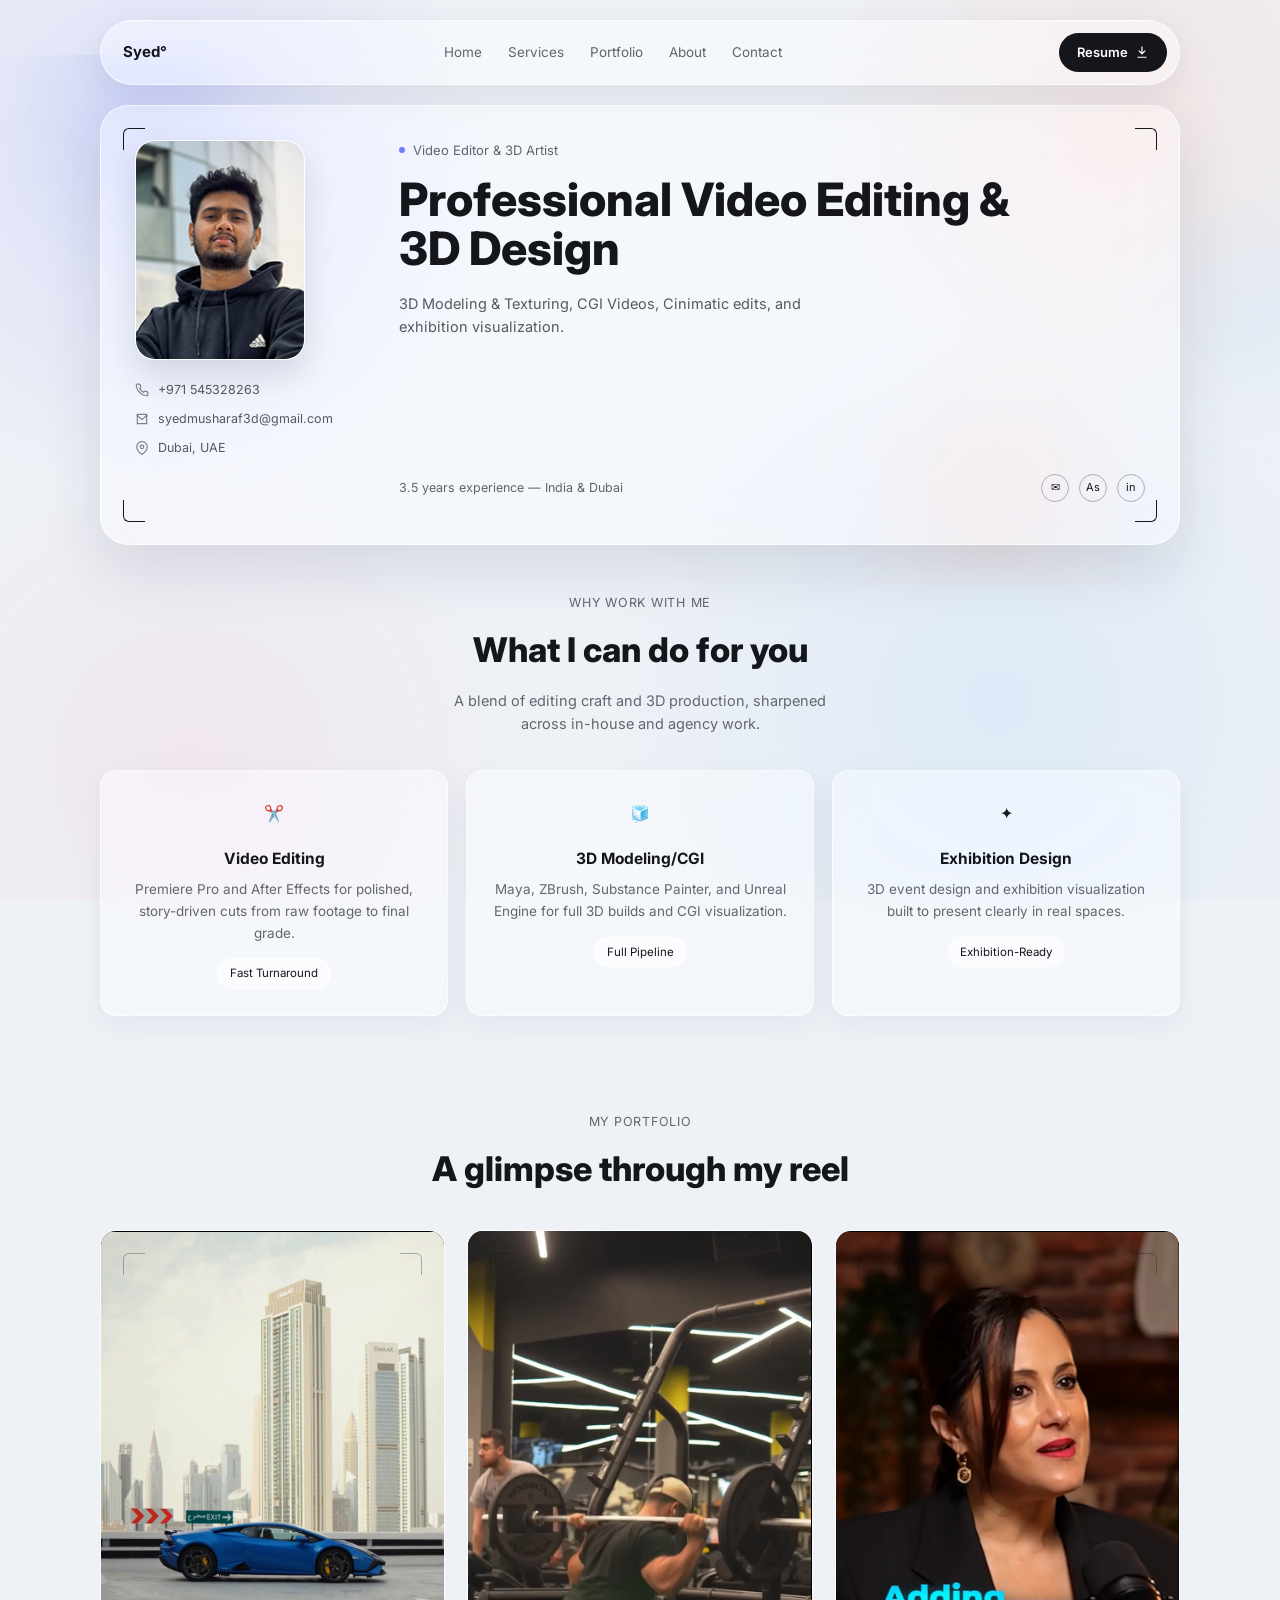
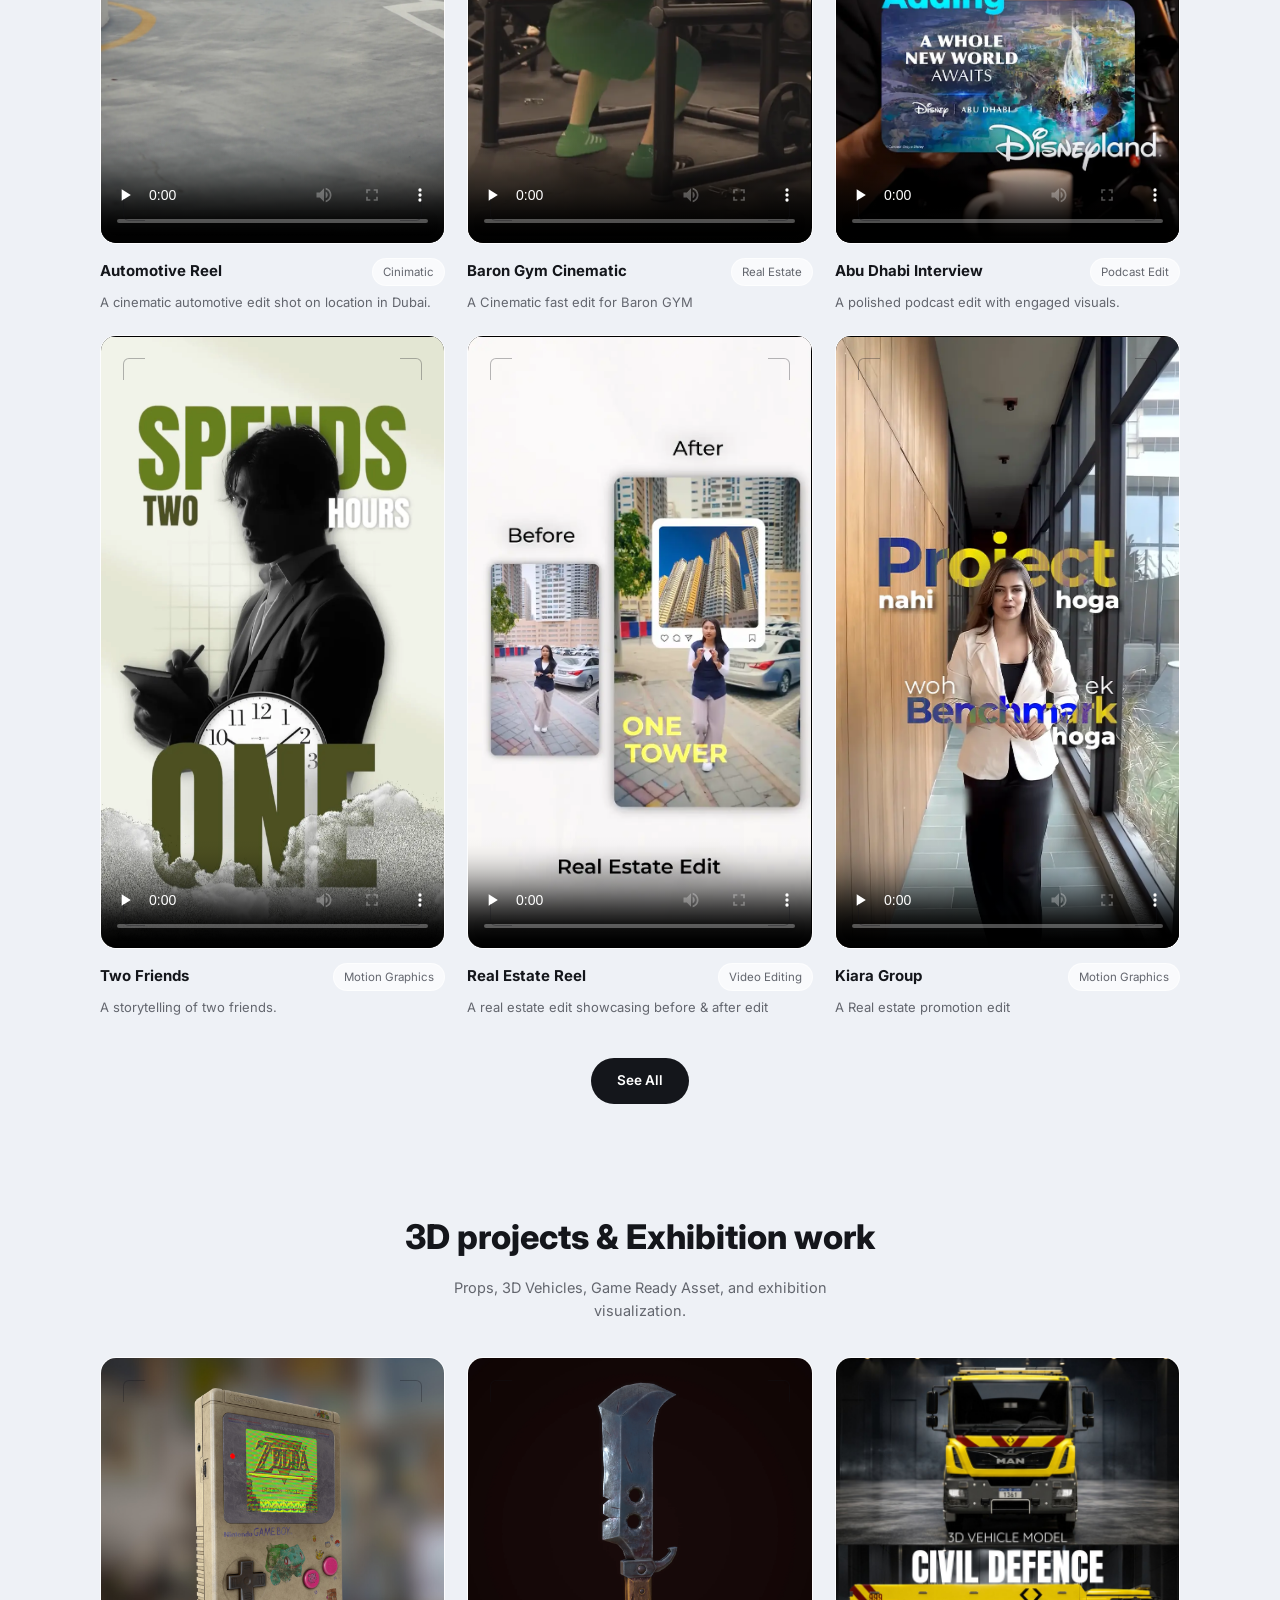
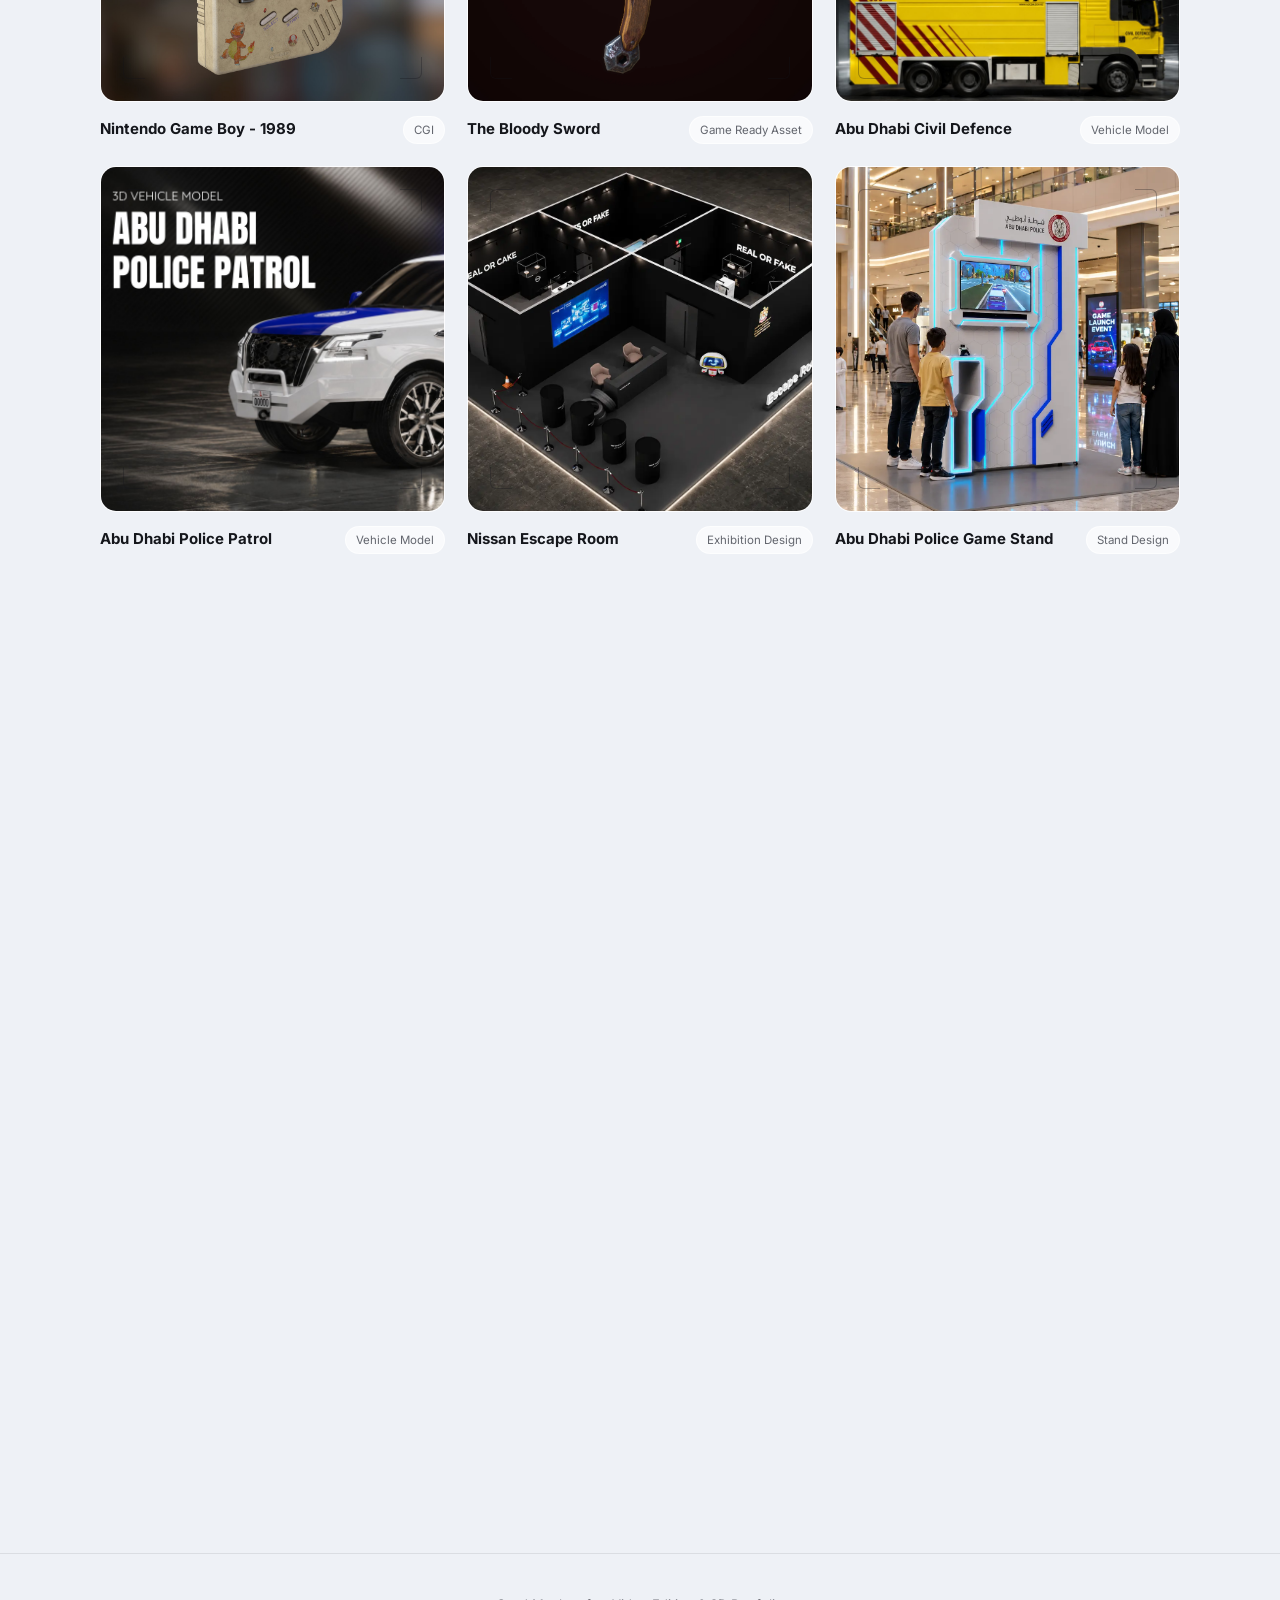
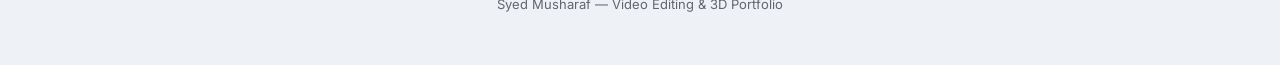
<file: index.html>
<!DOCTYPE html>
<html lang="en">
<head>
<meta charset="UTF-8">
<meta name="viewport" content="width=device-width, initial-scale=1.0">
<title>Syed Musharaf — Video Editor & 3D Artist</title>
<meta name="description" content="Portfolio of Syed Musharaf — video editor and 3D artist working across video editing, CGI, and exhibition design in India and Dubai.">
<link rel="preconnect" href="https://fonts.googleapis.com">
<link rel="preconnect" href="https://fonts.gstatic.com" crossorigin>
<link href="https://fonts.googleapis.com/css2?family=Inter:wght@400;500;600;700;800&display=swap" rel="stylesheet">
<link rel="stylesheet" href="site.css">
</head>
<body>

<div class="nav-shell">
  <div class="nav">
    <a class="logo" href="#hero">Syed°</a>
    <nav class="nav-links">
      <a href="#hero">Home</a>
      <a href="#services">Services</a>
      <a href="#work">Portfolio</a>
      <a href="#about">About</a>
      <a href="#hero">Contact</a>
    </nav>
    <!-- Place your resume file at /resume.pdf (same folder as this page) to make this button work. -->
    <a class="nav-cta" href="Syed_Musharaf_3D_Artist_Video_Editor.pdf" download>
      Resume
      <svg width="14" height="14" viewBox="0 0 24 24" fill="none" stroke="currentColor" stroke-width="2" stroke-linecap="round" stroke-linejoin="round"><path d="M12 3v12"/><path d="M7 10l5 5 5-5"/><path d="M5 21h14"/></svg>
    </a>
  </div>
</div>

<section id="hero">
  <div class="hero-blobs" aria-hidden="true">
  <span class="blob blob-a"></span>
  <span class="blob blob-b"></span>
  <span class="blob blob-c"></span>
</div>
  <div class="hero-card">
    <div class="bracket tl"></div>
    <div class="bracket tr"></div>
    <div class="bracket bl"></div>
    <div class="bracket br"></div>

    <div class="hero-columns">

      <div class="hero-left reveal">
        <div class="hero-photo">
          <!-- Replace with: <img src="profile.jpg" alt="Syed Musharaf"> -->
           <img src="Profiles.jpeg.png" alt="Syed Musharaf">
        </div>

        <div class="hero-contact">
          <div class="contact-line">
            <svg width="14" height="14" viewBox="0 0 24 24" fill="none" stroke="currentColor" stroke-width="2" stroke-linecap="round" stroke-linejoin="round"><path d="M22 16.92v3a2 2 0 0 1-2.18 2 19.8 19.8 0 0 1-8.63-3.07 19.5 19.5 0 0 1-6-6 19.8 19.8 0 0 1-3.07-8.67A2 2 0 0 1 4.11 2h3a2 2 0 0 1 2 1.72c.13.96.36 1.9.68 2.81a2 2 0 0 1-.45 2.11L8.09 9.91a16 16 0 0 0 6 6l1.27-1.27a2 2 0 0 1 2.11-.45c.9.32 1.85.55 2.81.68A2 2 0 0 1 22 16.92z"/></svg>
            <span>+971 545328263</span>
          </div>
          <div class="contact-line">
            <svg width="14" height="14" viewBox="0 0 24 24" fill="none" stroke="currentColor" stroke-width="2" stroke-linecap="round" stroke-linejoin="round"><path d="M4 4h16v16H4z" fill="none"/><path d="M4 6l8 7 8-7"/></svg>
            <span>syedmusharaf3d@gmail.com</span>
          </div>
          <div class="contact-line">
            <svg width="14" height="14" viewBox="0 0 24 24" fill="none" stroke="currentColor" stroke-width="2" stroke-linecap="round" stroke-linejoin="round"><path d="M21 10c0 7-9 13-9 13s-9-6-9-13a9 9 0 0 1 18 0z"/><circle cx="12" cy="10" r="3"/></svg>
            <span>Dubai, UAE</span>
          </div>
        </div>
      </div>

      <div class="hero-right reveal" style="transition-delay:.15s;">
        <div>
          <div class="eyebrow">Video Editor &amp; 3D Artist</div>
          <h1 class="hero-title">Professional Video Editing &amp;<br>3D Design</h1>
          <p class="hero-sub-right">3D Modeling & Texturing, CGI Videos, Cinimatic edits, and exhibition visualization.</p>
        </div>

        <div class="hero-meta-row">
          <div class="line">3.5 years experience — India &amp; Dubai</div>
          <div class="hero-icons">
  <a href="mailto:syedmusharaf3d@gmail.com" aria-label="Email">✉</a>
  <a href="https://www.artstation.com/syedmusharaf" target="_blank" rel="noopener" aria-label="ArtStation">As</a>
  <a href="https://www.linkedin.com/in/syed-musharaf/" target="_blank" rel="noopener" aria-label="LinkedIn">in</a>
</div>
        </div>
      </div>

    </div>
  </div>
</section>

<section id="services">
  <div class="head reveal">
    <div class="eyebrow-c">Why Work With Me</div>
    <h2>What I can do for you</h2>
    <p>A blend of editing craft and 3D production, sharpened across in-house and agency work.</p>
  </div>
  <div class="card-grid">
    <div class="feature reveal">
      <div class="icon">✂️</div>
      <h3>Video Editing</h3>
      <p>Premiere Pro and After Effects for polished, story-driven cuts from raw footage to final grade.</p>
      <span class="tag">Fast Turnaround</span>
    </div>
    <div class="feature reveal">
      <div class="icon">🧊</div>
      <h3>3D Modeling/CGI</h3>
      <p>Maya, ZBrush, Substance Painter, and Unreal Engine for full 3D builds and CGI visualization.</p>
      <span class="tag">Full Pipeline</span>
    </div>
    <div class="feature reveal">
      <div class="icon">✦</div>
      <h3>Exhibition Design</h3>
      <p>3D event design and exhibition visualization built to present clearly in real spaces.</p>
      <span class="tag">Exhibition-Ready</span>
    </div>
  </div>
</section>

<section id="work">
  <div class="head reveal">
    <div class="eyebrow-c">My Portfolio</div>
    <h2>A glimpse through my reel</h2>
    <p></p>
  </div>

  <div class="reel-grid">

    <div class="reel-card reveal">
      <div class="media">
        <video
    controls
    preload="none"
    poster="Images/Automotiveposter.webp"
    style="width:100%;height:100%;object-fit:contain;background:#000;">
          <source src="Videos/Automotive.mp4" type="video/mp4">
        </video>
        <div class="bracket tl"></div><div class="bracket tr"></div><div class="bracket bl"></div><div class="bracket br"></div>
      </div>
      <div class="caption"><h3>Automotive Reel</h3><span class="tag">Cinimatic</span></div>
      <p class="desc">A cinematic automotive edit shot on location in Dubai.</p>
    </div>

    <div class="reel-card reveal">
      <div class="media">
        <video controls preload="none" 
    poster="Images/Borngym.webp"
        style="width:100%;height:100%;object-fit:contain;background:#000;">
          <source src="Videos/Cinematic Gym.mp4" type="video/mp4">
        </video>
        <div class="bracket tl"></div><div class="bracket tr"></div><div class="bracket bl"></div><div class="bracket br"></div>
      </div>
      <div class="caption"><h3>Baron Gym Cinematic</h3><span class="tag">Real Estate</span></div>
      <p class="desc">A Cinematic fast edit for Baron GYM</p>
    </div>

    <div class="reel-card reveal">
      <div class="media">
        <video controls preload="none"
        poster="Images/Podcastg.webp"
        style="width:100%;height:100%;object-fit:contain;background:#000;">
          <source src="Videos/Podcast.mp4" type="video/mp4">
        </video>
        <div class="bracket tl"></div><div class="bracket tr"></div><div class="bracket bl"></div><div class="bracket br"></div>
      
      </div>
      <div class="caption"><h3>Abu Dhabi Interview</h3><span class="tag">Podcast Edit</span></div>
      <p class="desc">A polished podcast edit with engaged visuals.</p>
    </div>

    <div class="reel-card reveal">
      <div class="media"> 
        <video
    controls
    preload="none"
    poster="Images/Successposter.webp"
    style="width:100%;height:100%;object-fit:contain;background:#000;">
          <source src="Videos/Success Story.mp4" type="video/mp4">
        </video>
        <div class="bracket tl"></div><div class="bracket tr"></div><div class="bracket bl"></div><div class="bracket br"></div>
        
      </div>
      <div class="caption"><h3>Two Friends</h3><span class="tag">Motion Graphics</span></div>
      <p class="desc">A storytelling of two friends.</p>
    </div>

    <div class="reel-card reveal">
      <div class="media">
        <video controls preload="none" 
        poster="Images/ajmanonetower.webp"
        style="width:100%;height:100%;object-fit:contain;background:#000;">
          <source src="Videos/Comparision.mp4" type="video/mp4">
        </video>
        <div class="bracket tl"></div><div class="bracket tr"></div><div class="bracket bl"></div><div class="bracket br"></div>
        
      </div>
      <div class="caption"><h3>Real Estate Reel</h3><span class="tag">Video Editing</span></div>
      <p class="desc">A real estate edit showcasing before & after edit</p>
    </div>

    <div class="reel-card reveal">
      <div class="media">
        <video controls preload="none"
        poster="Images/Kiara.webp"
        style="width:100%;height:100%;object-fit:contain;background:#000;">
          <source src="Videos/Realestate.mp4" type="video/mp4">
        </video>
        <div class="bracket tl"></div><div class="bracket tr"></div><div class="bracket bl"></div><div class="bracket br"></div>
        
      </div>
      <div class="caption"><h3>Kiara Group</h3><span class="tag">Motion Graphics</span></div>
      <p class="desc">A Real estate promotion edit</p>
    </div>

  </div>

  <a class="see-all reveal" href="#">See All</a>
</section>

<section id="cgi">
  <div class="head reveal">
    <div class="eyebrow-c"></div>
    <h2>3D projects &amp; Exhibition work</h2>
    <p>Props, 3D Vehicles, Game Ready Asset, and exhibition visualization.</p>
  </div>

  <div class="cgi-grid">

    <a class="cgi-card reveal" href="project-cgi-01.html" data-project-id="cgi-01">
      <div class="media">
        <div class="bracket tl"></div><div class="bracket tr"></div><div class="bracket bl"></div><div class="bracket br"></div>
        <span class="media-fallback">Add cgi-01</span>
      </div>
      <div class="caption"><h3>Project 01 — add your title</h3><span class="tag">CGI</span></div>
      
    </a>

    <a class="cgi-card reveal" href="project-cgi-02.html" data-project-id="cgi-02">
      <div class="media">
        <div class="bracket tl"></div><div class="bracket tr"></div><div class="bracket bl"></div><div class="bracket br"></div>
        <span class="media-fallback">Add cgi-02</span>
      </div>
      <div class="caption"><h3>Project 02 — add your title</h3><span class="tag">Exhibition Design</span></div>
      <p class="desc">Add a short line about the work.</p>
    </a>

    <a class="cgi-card reveal" href="project-cgi-03.html" data-project-id="cgi-03">
      <div class="media">
        <div class="bracket tl"></div><div class="bracket tr"></div><div class="bracket bl"></div><div class="bracket br"></div>
        <span class="media-fallback">Add cgi-03</span>
      </div>
      <div class="caption"><h3>Project 03 — add your title</h3><span class="tag">3D Event Design</span></div>
      <p class="desc">Add a short line about the work.</p>
    </a>

    <a class="cgi-card reveal" href="project-cgi-04.html" data-project-id="cgi-04">
      <div class="media">
        <div class="bracket tl"></div><div class="bracket tr"></div><div class="bracket bl"></div><div class="bracket br"></div>
        <span class="media-fallback">Add cgi-04</span>
      </div>
      <div class="caption"><h3>Project 04 — add your title</h3><span class="tag">CGI</span></div>
      <p class="desc">Add a short line about the render.</p>
    </a>

    <a class="cgi-card reveal" href="project-cgi-05.html" data-project-id="cgi-05">
      <div class="media">
        <div class="bracket tl"></div><div class="bracket tr"></div><div class="bracket bl"></div><div class="bracket br"></div>
        <span class="media-fallback">Add cgi-05</span>
      </div>
      <div class="caption"><h3>Project 05 — add your title</h3><span class="tag">Exhibition Design</span></div>
      <p class="desc">Add a short line about the work.</p>
    </a>

    <a class="cgi-card reveal" href="project-cgi-06.html" data-project-id="cgi-06">
      <div class="media">
        <div class="bracket tl"></div><div class="bracket tr"></div><div class="bracket bl"></div><div class="bracket br"></div>
        <span class="media-fallback">Add cgi-06</span>
      </div>
      <div class="caption"><h3>Project 06 — add your title</h3><span class="tag">3D Event Design</span></div>
      <p class="desc">Add a short line about the work.</p>
    </a>

  </div>
</section>

<section id="about">
  <div class="head reveal">
    <div class="eyebrow-c">About</div>
    <h2>A bit about me</h2>
  </div>
  <div class="about-inner reveal">
    <p>I'm a 3D artist and Vide editor with a background in design and art, and three years of experience across 3D modeling, texturing, and visual storytelling in both India and Dubai.</p>
    <p>My work spans CGI and exhibition visualization, 3D event design, and Video Editing, Lately using AI tools like Veo and Midjourney alongside prompt engineering to move faster from idea to frame. I hold a Bachelor of Arts in Multimedia &amp; Animation from Vellore Institute of Technology (2019–22).</p>
  </div>
</section>

<section id="experience">
  <div class="head reveal">
    <div class="eyebrow-c"></div>
    <h2>Experience</h2>
  </div>
  <div class="exp-list reveal">
    <div class="exp-item">
      <span class="exp-date">Jan 2025 – Apr 2025</span>
      <div><p class="exp-role">3D Event Designer</p><p class="exp-org">Marketing Eye, Dubai</p></div>
    </div>
    <div class="exp-item">
      <span class="exp-date">Oct 2023 – Dec 2024</span>
      <div><p class="exp-role">3D Artist — CGI &amp; Exhibition Visualization</p><p class="exp-org">Dots Lab, Abu Dhabi</p></div>
    </div>
    <div class="exp-item">
      <span class="exp-date">Feb 2022 – Mar 2023</span>
      <div><p class="exp-role">3D Artist</p><p class="exp-org">Amazon Development Centre India, Bangalore</p></div>
    </div>
    <div class="exp-item">
      <span class="exp-date">2019 – 2022</span>
      <div><p class="exp-role">B.A. Multimedia &amp; Animation — GPA 8.5</p><p class="exp-org">Vellore Institute of Technology</p></div>
    </div>
  </div>
</section>

<footer id="contact">Syed Musharaf — Video Editing &amp; 3D Portfolio</footer>

<script src="projects-data.js"></script>
<script src="main.js"></script>
</body>
</html>
</file>
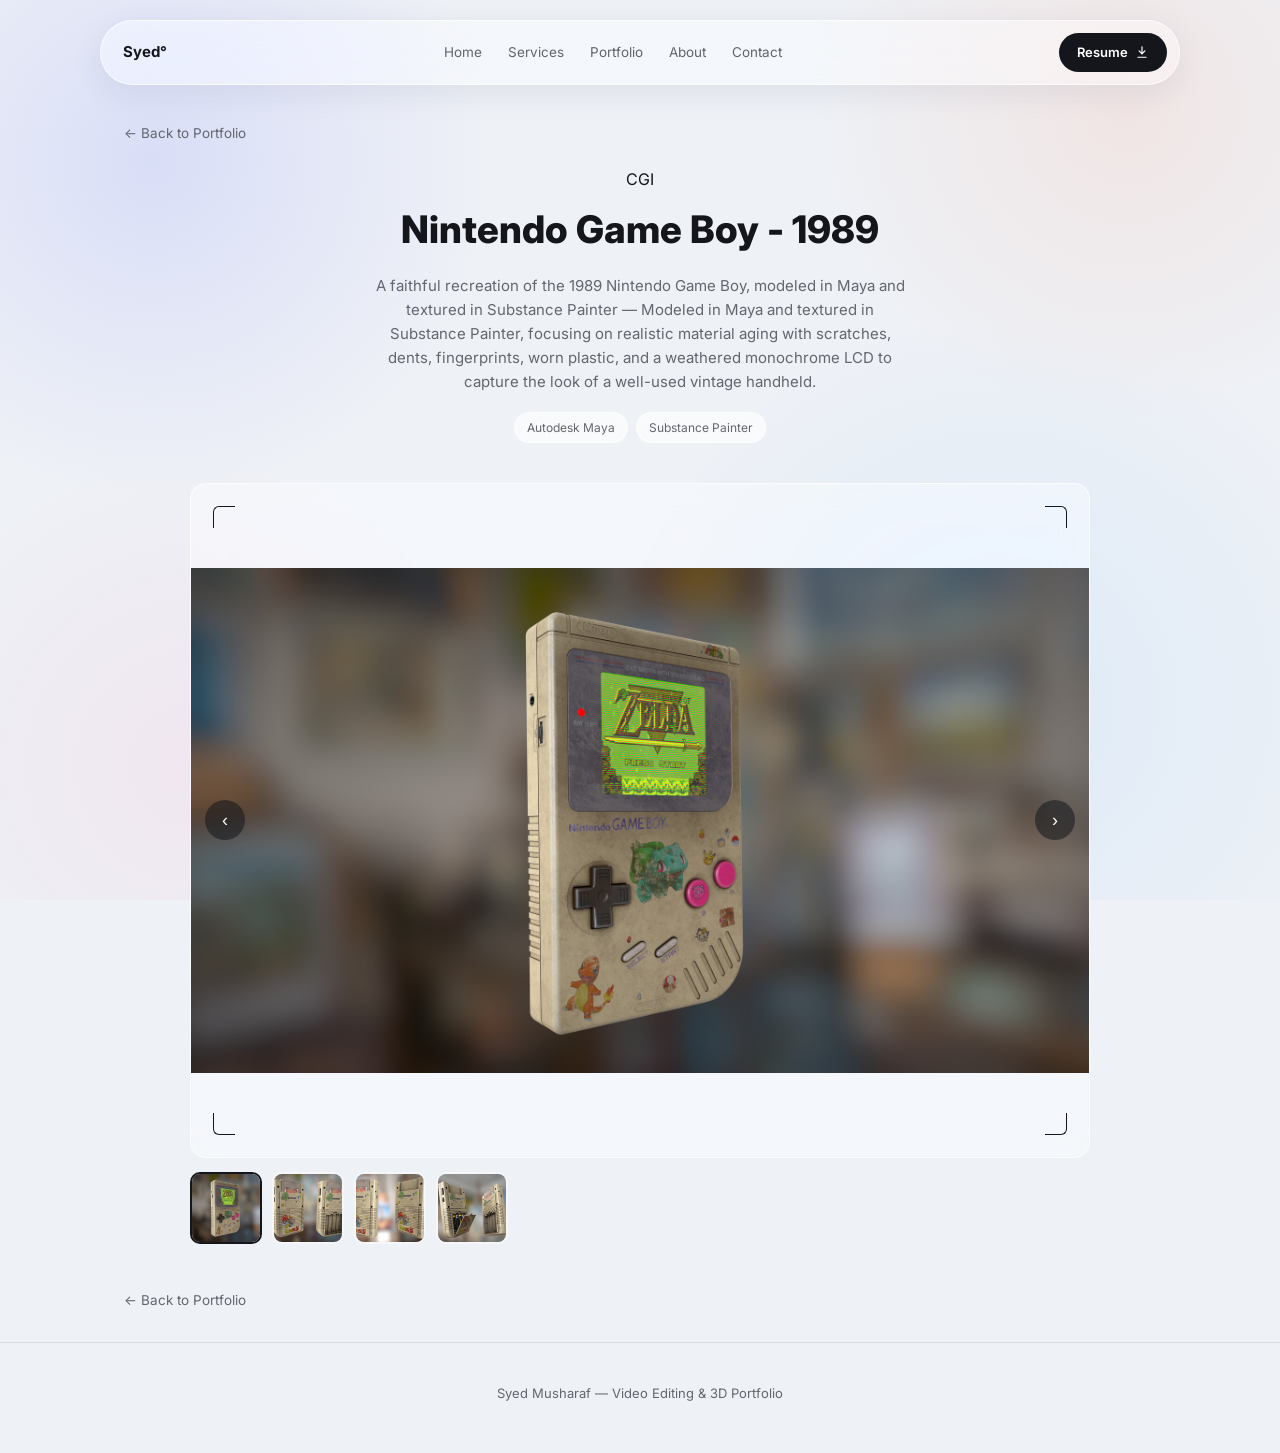
<file: project-cgi-01.html>
<!DOCTYPE html>
<html lang="en">
<head>
<meta charset="UTF-8">
<meta name="viewport" content="width=device-width, initial-scale=1.0">
<title>Project 01 — CGI | Syed Musharaf</title>
<meta name="description" content="A CGI project by Syed Musharaf — video editor and 3D artist working across India and Dubai.">
<link rel="preconnect" href="https://fonts.googleapis.com">
<link rel="preconnect" href="https://fonts.gstatic.com" crossorigin>
<link href="https://fonts.googleapis.com/css2?family=Inter:wght@400;500;600;700;800&display=swap" rel="stylesheet">
<link rel="stylesheet" href="site.css">
</head>
<body data-project-id="cgi-01">

<div class="nav-shell">
  <div class="nav">
    <a class="logo" href="index.html#hero">Syed°</a>
    <nav class="nav-links">
      <a href="index.html#hero">Home</a>
      <a href="index.html#services">Services</a>
      <a href="index.html#work">Portfolio</a>
      <a href="index.html#about">About</a>
      <a href="index.html#hero">Contact</a>
    </nav>
    <a class="nav-cta" href="resume.pdf" download>
      Resume
      <svg width="14" height="14" viewBox="0 0 24 24" fill="none" stroke="currentColor" stroke-width="2" stroke-linecap="round" stroke-linejoin="round"><path d="M12 3v12"/><path d="M7 10l5 5 5-5"/><path d="M5 21h14"/></svg>
    </a>
  </div>
</div>

<div class="wrap">
  <a class="back-link" href="index.html#cgi">&larr; Back to Portfolio</a>

  <div class="project-header">
    <div class="eyebrow-c" id="project-category">CGI</div>
    <h1 id="project-title">Loading…</h1>
    <p class="desc" id="project-desc"></p>
    <div class="software-tags" id="project-software"></div>
  </div>

  <div class="gallery">
    <div class="gallery-main" id="gallery-main"></div>
    <div class="thumb-strip" id="thumb-strip"></div>
  </div>

  <a class="back-link back-link-bottom" href="index.html#cgi">&larr; Back to Portfolio</a>
</div>

<footer>Syed Musharaf — Video Editing &amp; 3D Portfolio</footer>

<script src="projects-data.js"></script>
<script src="gallery.js"></script>
</body>
</html>
</file>
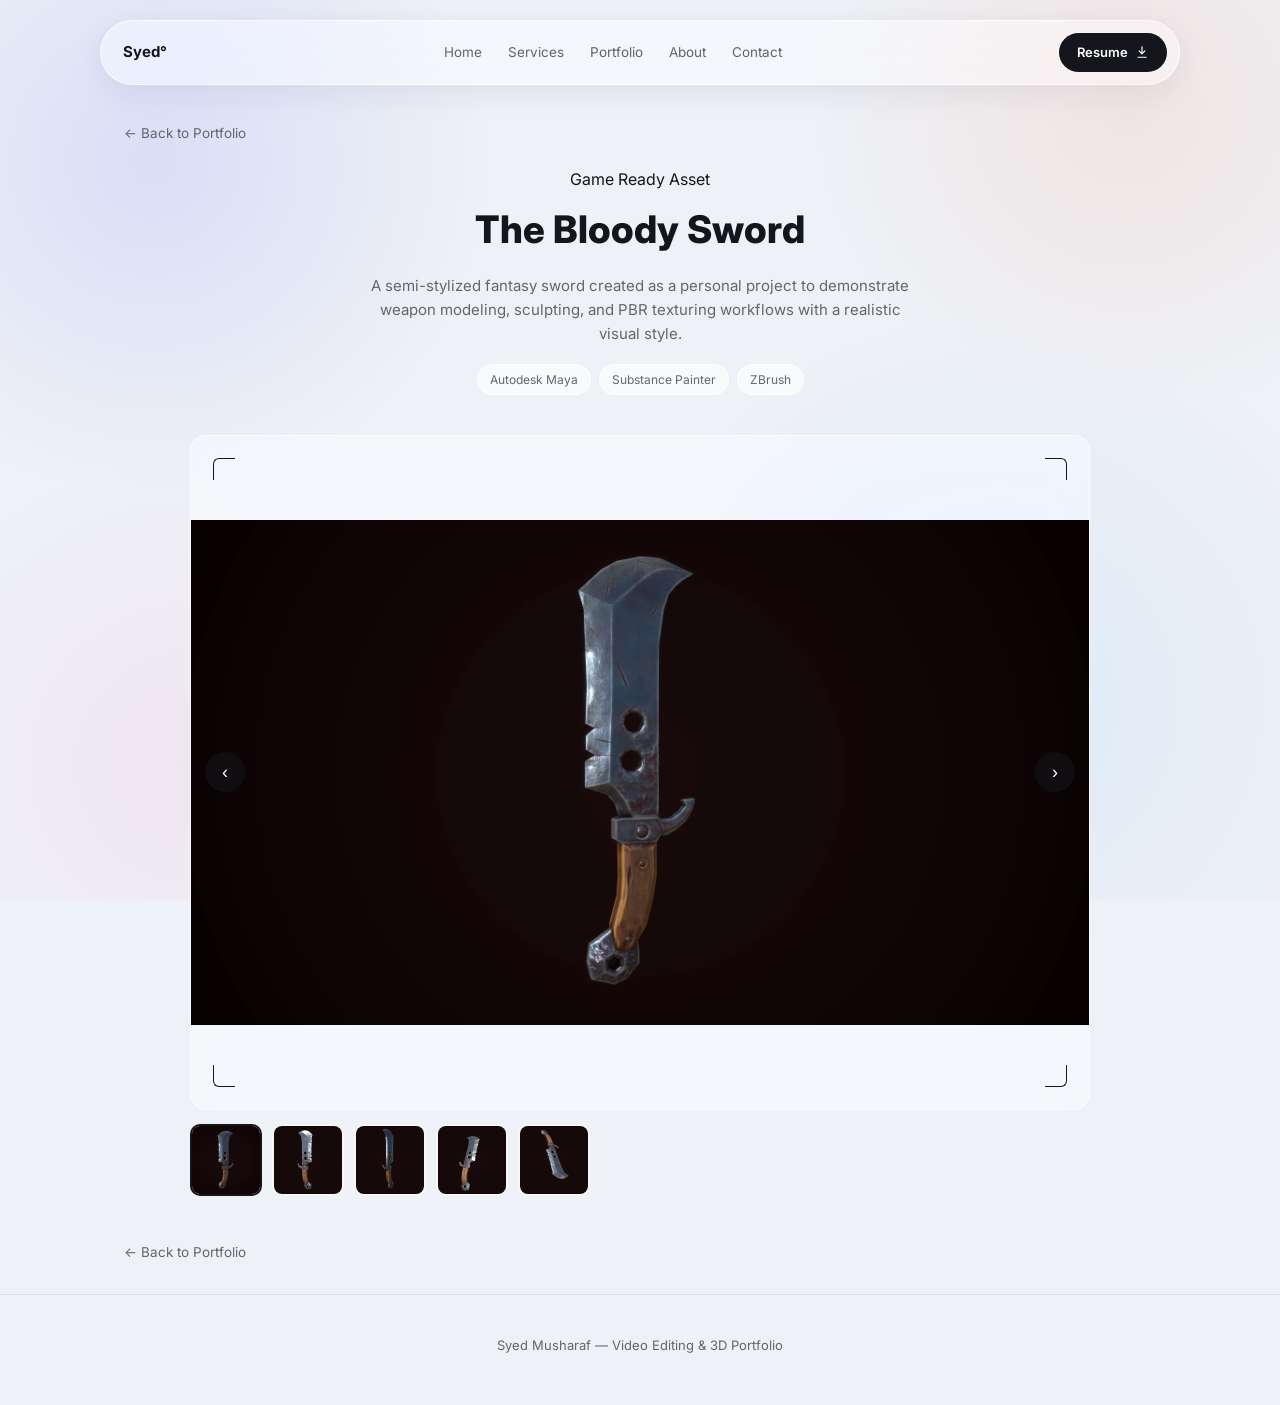
<file: project-cgi-02.html>
<!DOCTYPE html>
<html lang="en">
<head>
<meta charset="UTF-8">
<meta name="viewport" content="width=device-width, initial-scale=1.0">
<title>Project 02 — Exhibition Design | Syed Musharaf</title>
<meta name="description" content="A Exhibition Design project by Syed Musharaf — video editor and 3D artist working across India and Dubai.">
<link rel="preconnect" href="https://fonts.googleapis.com">
<link rel="preconnect" href="https://fonts.gstatic.com" crossorigin>
<link href="https://fonts.googleapis.com/css2?family=Inter:wght@400;500;600;700;800&display=swap" rel="stylesheet">
<link rel="stylesheet" href="site.css">
</head>
<body data-project-id="cgi-02">

<div class="nav-shell">
  <div class="nav">
    <a class="logo" href="index.html#hero">Syed°</a>
    <nav class="nav-links">
      <a href="index.html#hero">Home</a>
      <a href="index.html#services">Services</a>
      <a href="index.html#work">Portfolio</a>
      <a href="index.html#about">About</a>
      <a href="index.html#hero">Contact</a>
    </nav>
    <a class="nav-cta" href="resume.pdf" download>
      Resume
      <svg width="14" height="14" viewBox="0 0 24 24" fill="none" stroke="currentColor" stroke-width="2" stroke-linecap="round" stroke-linejoin="round"><path d="M12 3v12"/><path d="M7 10l5 5 5-5"/><path d="M5 21h14"/></svg>
    </a>
  </div>
</div>

<div class="wrap">
  <a class="back-link" href="index.html#cgi">&larr; Back to Portfolio</a>

  <div class="project-header">
    <div class="eyebrow-c" id="project-category">Exhibition Design</div>
    <h1 id="project-title">Loading…</h1>
    <p class="desc" id="project-desc"></p>
    <div class="software-tags" id="project-software"></div>
  </div>

  <div class="gallery">
    <div class="gallery-main" id="gallery-main"></div>
    <div class="thumb-strip" id="thumb-strip"></div>
  </div>

  <a class="back-link back-link-bottom" href="index.html#cgi">&larr; Back to Portfolio</a>
</div>

<footer>Syed Musharaf — Video Editing &amp; 3D Portfolio</footer>

<script src="projects-data.js"></script>
<script src="gallery.js"></script>
</body>
</html>
</file>
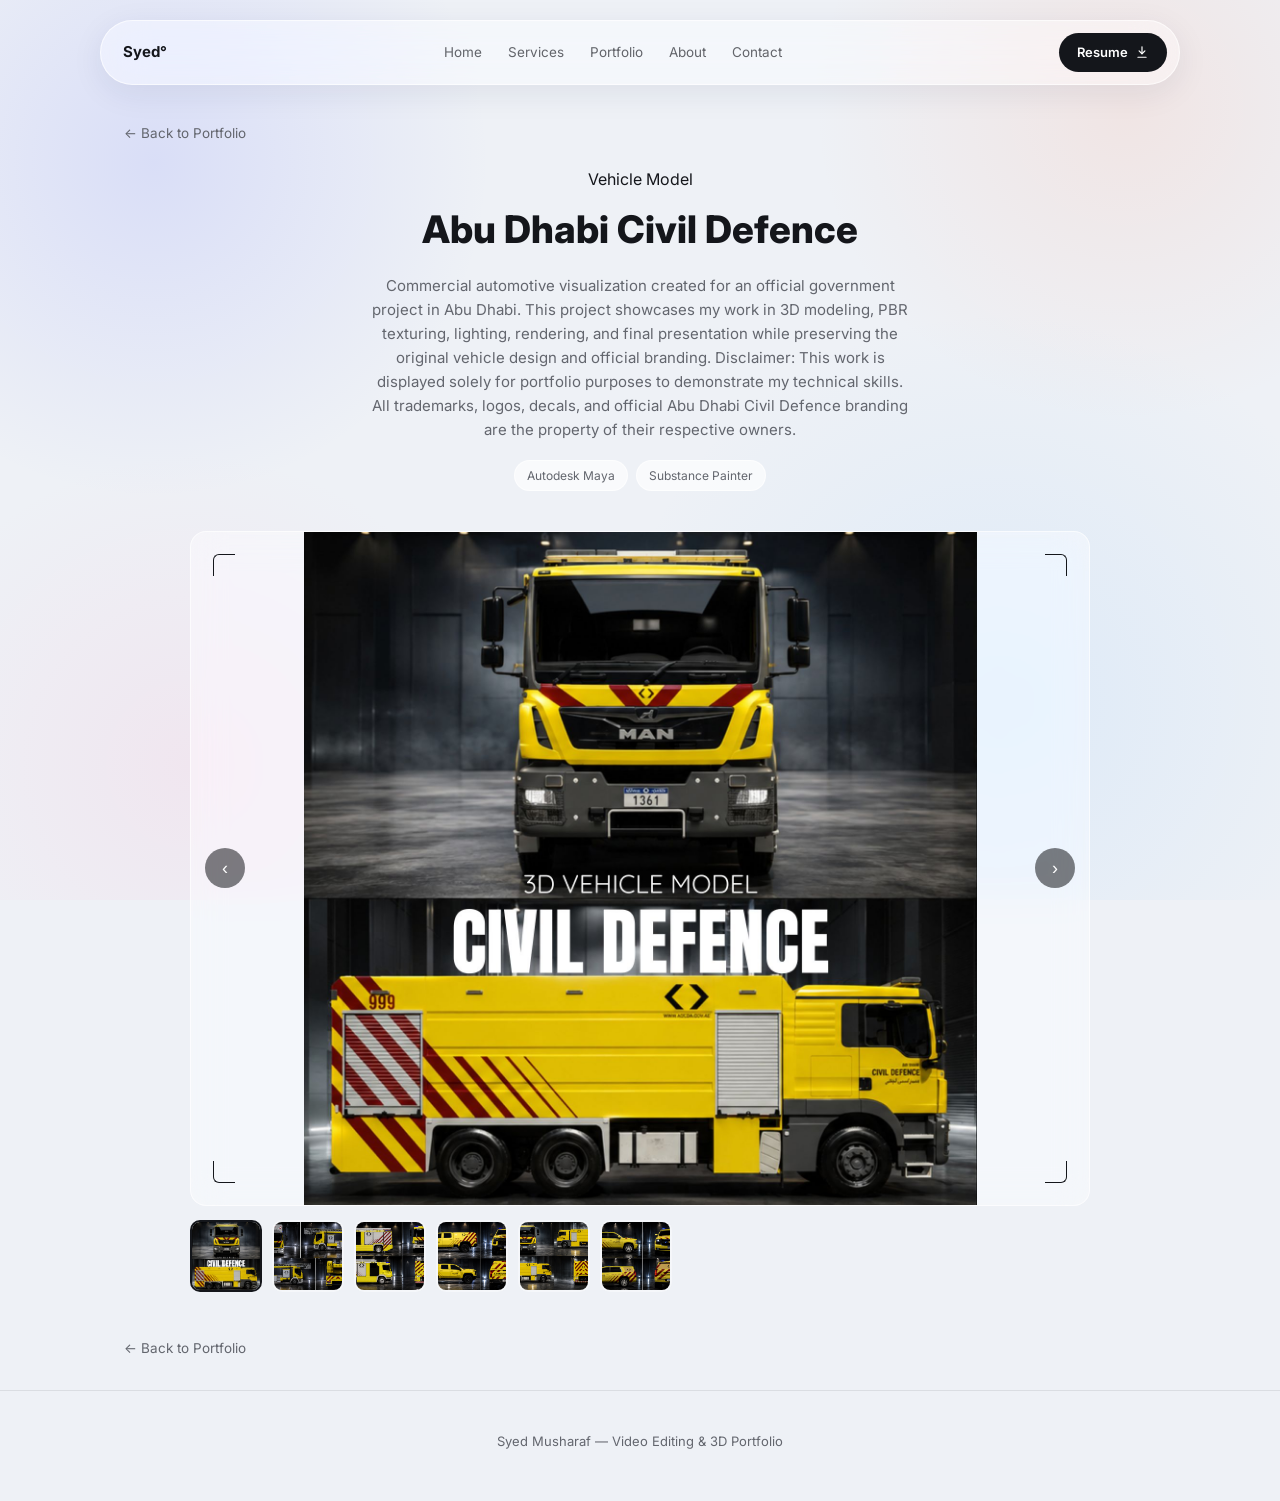
<file: project-cgi-03.html>
<!DOCTYPE html>
<html lang="en">
<head>
<meta charset="UTF-8">
<meta name="viewport" content="width=device-width, initial-scale=1.0">
<title>Project 03 — 3D Event Design | Syed Musharaf</title>
<meta name="description" content="A 3D Event Design project by Syed Musharaf — video editor and 3D artist working across India and Dubai.">
<link rel="preconnect" href="https://fonts.googleapis.com">
<link rel="preconnect" href="https://fonts.gstatic.com" crossorigin>
<link href="https://fonts.googleapis.com/css2?family=Inter:wght@400;500;600;700;800&display=swap" rel="stylesheet">
<link rel="stylesheet" href="site.css">
</head>
<body data-project-id="cgi-03">

<div class="nav-shell">
  <div class="nav">
    <a class="logo" href="index.html#hero">Syed°</a>
    <nav class="nav-links">
      <a href="index.html#hero">Home</a>
      <a href="index.html#services">Services</a>
      <a href="index.html#work">Portfolio</a>
      <a href="index.html#about">About</a>
      <a href="index.html#hero">Contact</a>
    </nav>
    <a class="nav-cta" href="resume.pdf" download>
      Resume
      <svg width="14" height="14" viewBox="0 0 24 24" fill="none" stroke="currentColor" stroke-width="2" stroke-linecap="round" stroke-linejoin="round"><path d="M12 3v12"/><path d="M7 10l5 5 5-5"/><path d="M5 21h14"/></svg>
    </a>
  </div>
</div>

<div class="wrap">
  <a class="back-link" href="index.html#cgi">&larr; Back to Portfolio</a>

  <div class="project-header">
    <div class="eyebrow-c" id="project-category">3D Event Design</div>
    <h1 id="project-title">Loading…</h1>
    <p class="desc" id="project-desc"></p>
    <div class="software-tags" id="project-software"></div>
  </div>

  <div class="gallery">
    <div class="gallery-main" id="gallery-main"></div>
    <div class="thumb-strip" id="thumb-strip"></div>
  </div>

  <a class="back-link back-link-bottom" href="index.html#cgi">&larr; Back to Portfolio</a>
</div>

<footer>Syed Musharaf — Video Editing &amp; 3D Portfolio</footer>

<script src="projects-data.js"></script>
<script src="gallery.js"></script>
</body>
</html>
</file>
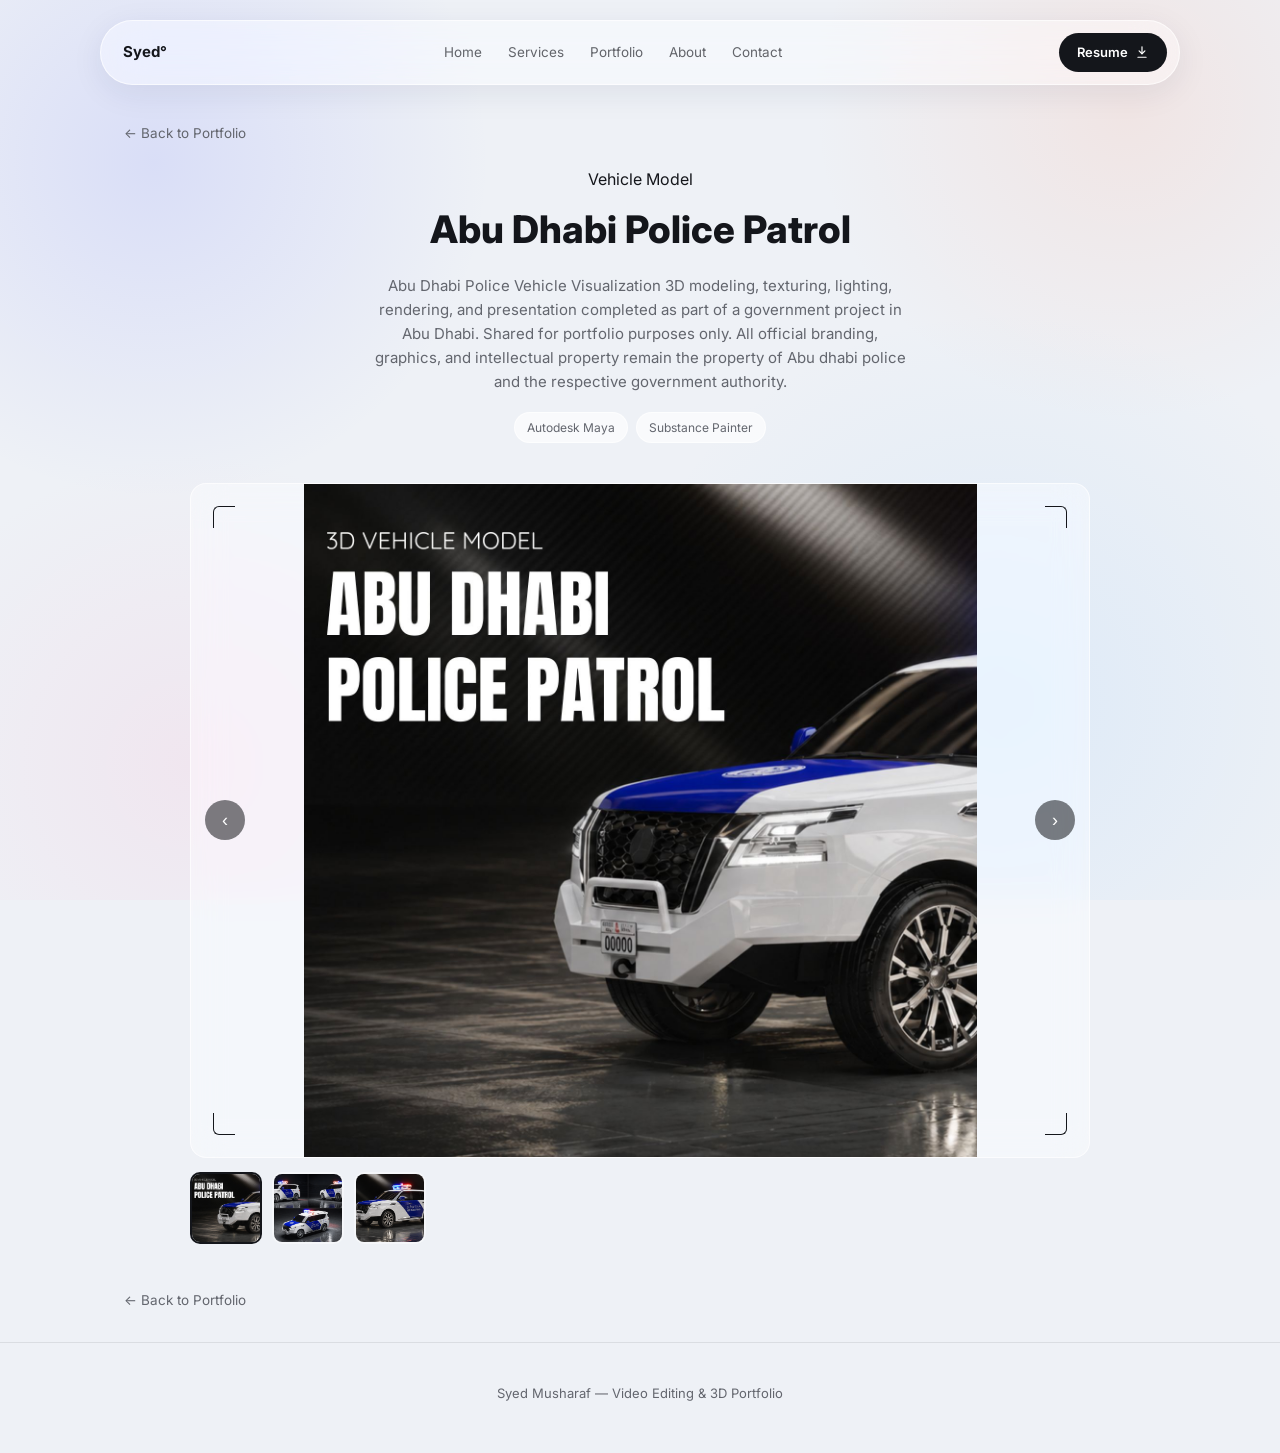
<file: project-cgi-04.html>
<!DOCTYPE html>
<html lang="en">
<head>
<meta charset="UTF-8">
<meta name="viewport" content="width=device-width, initial-scale=1.0">
<title>Project 04 — CGI | Syed Musharaf</title>
<meta name="description" content="A CGI project by Syed Musharaf — video editor and 3D artist working across India and Dubai.">
<link rel="preconnect" href="https://fonts.googleapis.com">
<link rel="preconnect" href="https://fonts.gstatic.com" crossorigin>
<link href="https://fonts.googleapis.com/css2?family=Inter:wght@400;500;600;700;800&display=swap" rel="stylesheet">
<link rel="stylesheet" href="site.css">
</head>
<body data-project-id="cgi-04">

<div class="nav-shell">
  <div class="nav">
    <a class="logo" href="index.html#hero">Syed°</a>
    <nav class="nav-links">
      <a href="index.html#hero">Home</a>
      <a href="index.html#services">Services</a>
      <a href="index.html#work">Portfolio</a>
      <a href="index.html#about">About</a>
      <a href="index.html#hero">Contact</a>
    </nav>
    <a class="nav-cta" href="resume.pdf" download>
      Resume
      <svg width="14" height="14" viewBox="0 0 24 24" fill="none" stroke="currentColor" stroke-width="2" stroke-linecap="round" stroke-linejoin="round"><path d="M12 3v12"/><path d="M7 10l5 5 5-5"/><path d="M5 21h14"/></svg>
    </a>
  </div>
</div>

<div class="wrap">
  <a class="back-link" href="index.html#cgi">&larr; Back to Portfolio</a>

  <div class="project-header">
    <div class="eyebrow-c" id="project-category">CGI</div>
    <h1 id="project-title">Loading…</h1>
    <p class="desc" id="project-desc"></p>
    <div class="software-tags" id="project-software"></div>
  </div>

  <div class="gallery">
    <div class="gallery-main" id="gallery-main"></div>
    <div class="thumb-strip" id="thumb-strip"></div>
  </div>

  <a class="back-link back-link-bottom" href="index.html#cgi">&larr; Back to Portfolio</a>
</div>

<footer>Syed Musharaf — Video Editing &amp; 3D Portfolio</footer>

<script src="projects-data.js"></script>
<script src="gallery.js"></script>
</body>
</html>
</file>
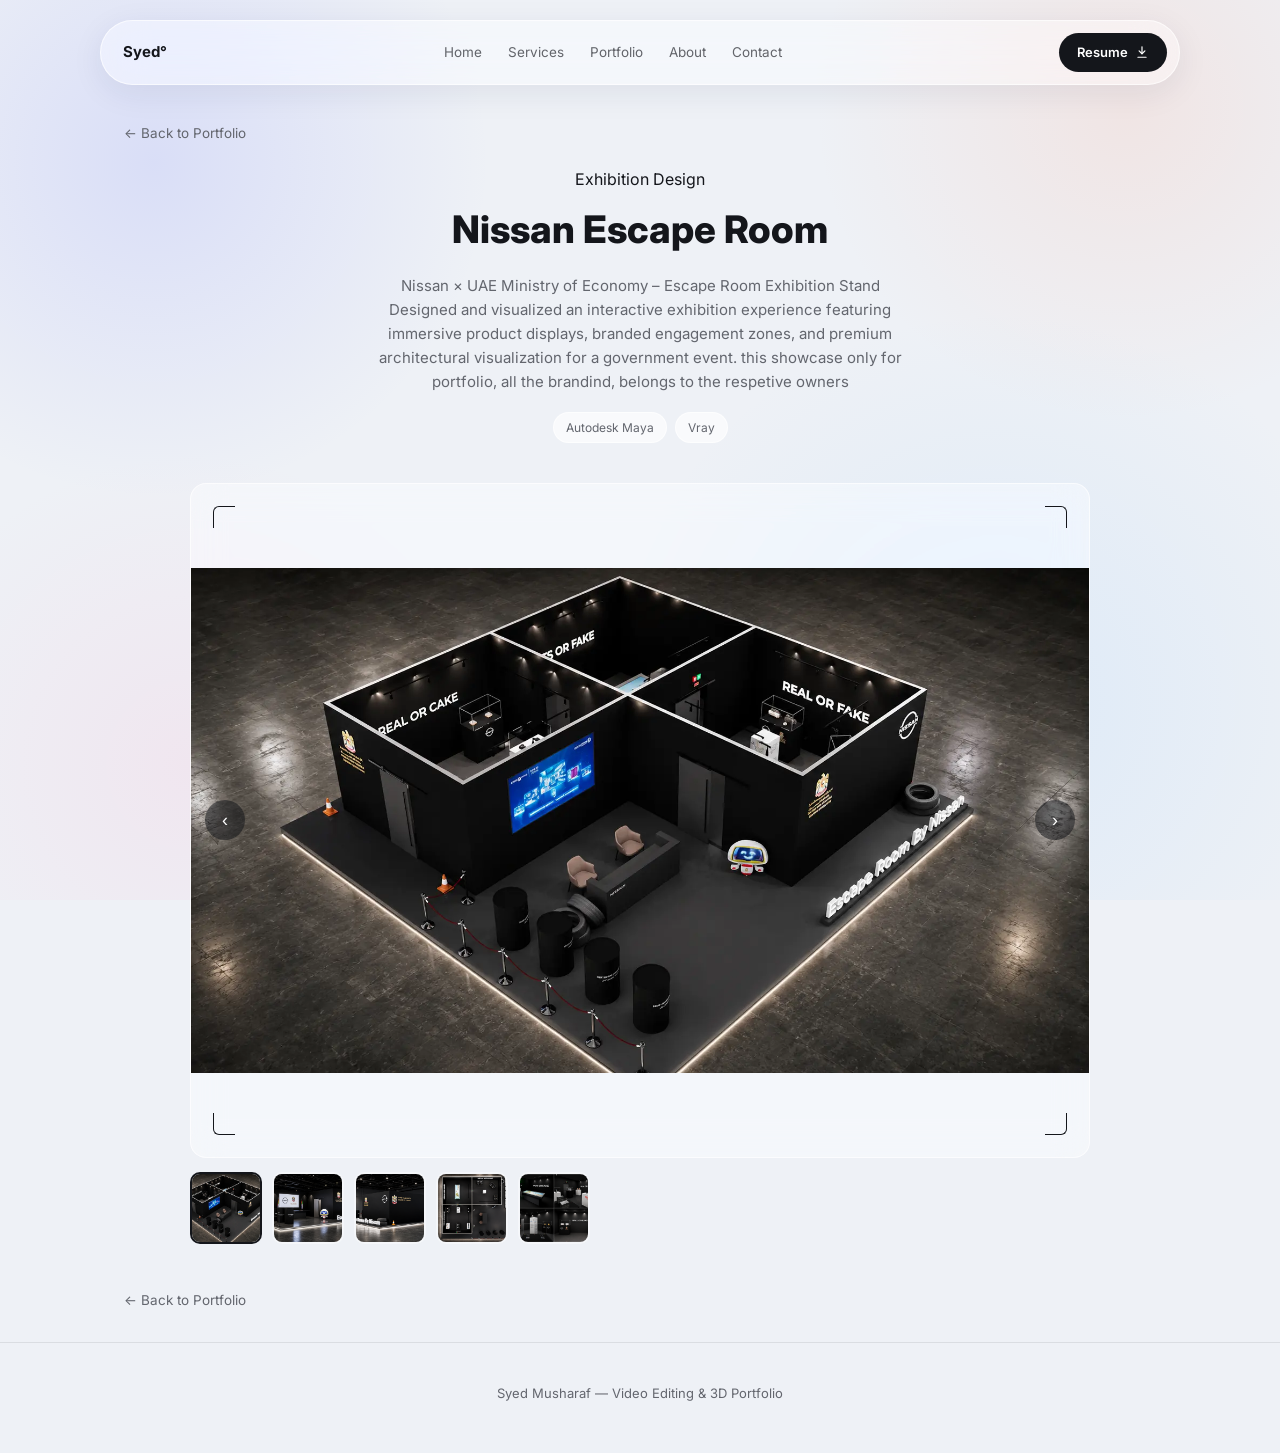
<file: project-cgi-05.html>
<!DOCTYPE html>
<html lang="en">
<head>
<meta charset="UTF-8">
<meta name="viewport" content="width=device-width, initial-scale=1.0">
<title>Project 05 — Exhibition Design | Syed Musharaf</title>
<meta name="description" content="A Exhibition Design project by Syed Musharaf — video editor and 3D artist working across India and Dubai.">
<link rel="preconnect" href="https://fonts.googleapis.com">
<link rel="preconnect" href="https://fonts.gstatic.com" crossorigin>
<link href="https://fonts.googleapis.com/css2?family=Inter:wght@400;500;600;700;800&display=swap" rel="stylesheet">
<link rel="stylesheet" href="site.css">
</head>
<body data-project-id="cgi-05">

<div class="nav-shell">
  <div class="nav">
    <a class="logo" href="index.html#hero">Syed°</a>
    <nav class="nav-links">
      <a href="index.html#hero">Home</a>
      <a href="index.html#services">Services</a>
      <a href="index.html#work">Portfolio</a>
      <a href="index.html#about">About</a>
      <a href="index.html#hero">Contact</a>
    </nav>
    <a class="nav-cta" href="resume.pdf" download>
      Resume
      <svg width="14" height="14" viewBox="0 0 24 24" fill="none" stroke="currentColor" stroke-width="2" stroke-linecap="round" stroke-linejoin="round"><path d="M12 3v12"/><path d="M7 10l5 5 5-5"/><path d="M5 21h14"/></svg>
    </a>
  </div>
</div>

<div class="wrap">
  <a class="back-link" href="index.html#cgi">&larr; Back to Portfolio</a>

  <div class="project-header">
    <div class="eyebrow-c" id="project-category">Exhibition Design</div>
    <h1 id="project-title">Loading…</h1>
    <p class="desc" id="project-desc"></p>
    <div class="software-tags" id="project-software"></div>
  </div>

  <div class="gallery">
    <div class="gallery-main" id="gallery-main"></div>
    <div class="thumb-strip" id="thumb-strip"></div>
  </div>

  <a class="back-link back-link-bottom" href="index.html#cgi">&larr; Back to Portfolio</a>
</div>

<footer>Syed Musharaf — Video Editing &amp; 3D Portfolio</footer>

<script src="projects-data.js"></script>
<script src="gallery.js"></script>
</body>
</html>
</file>
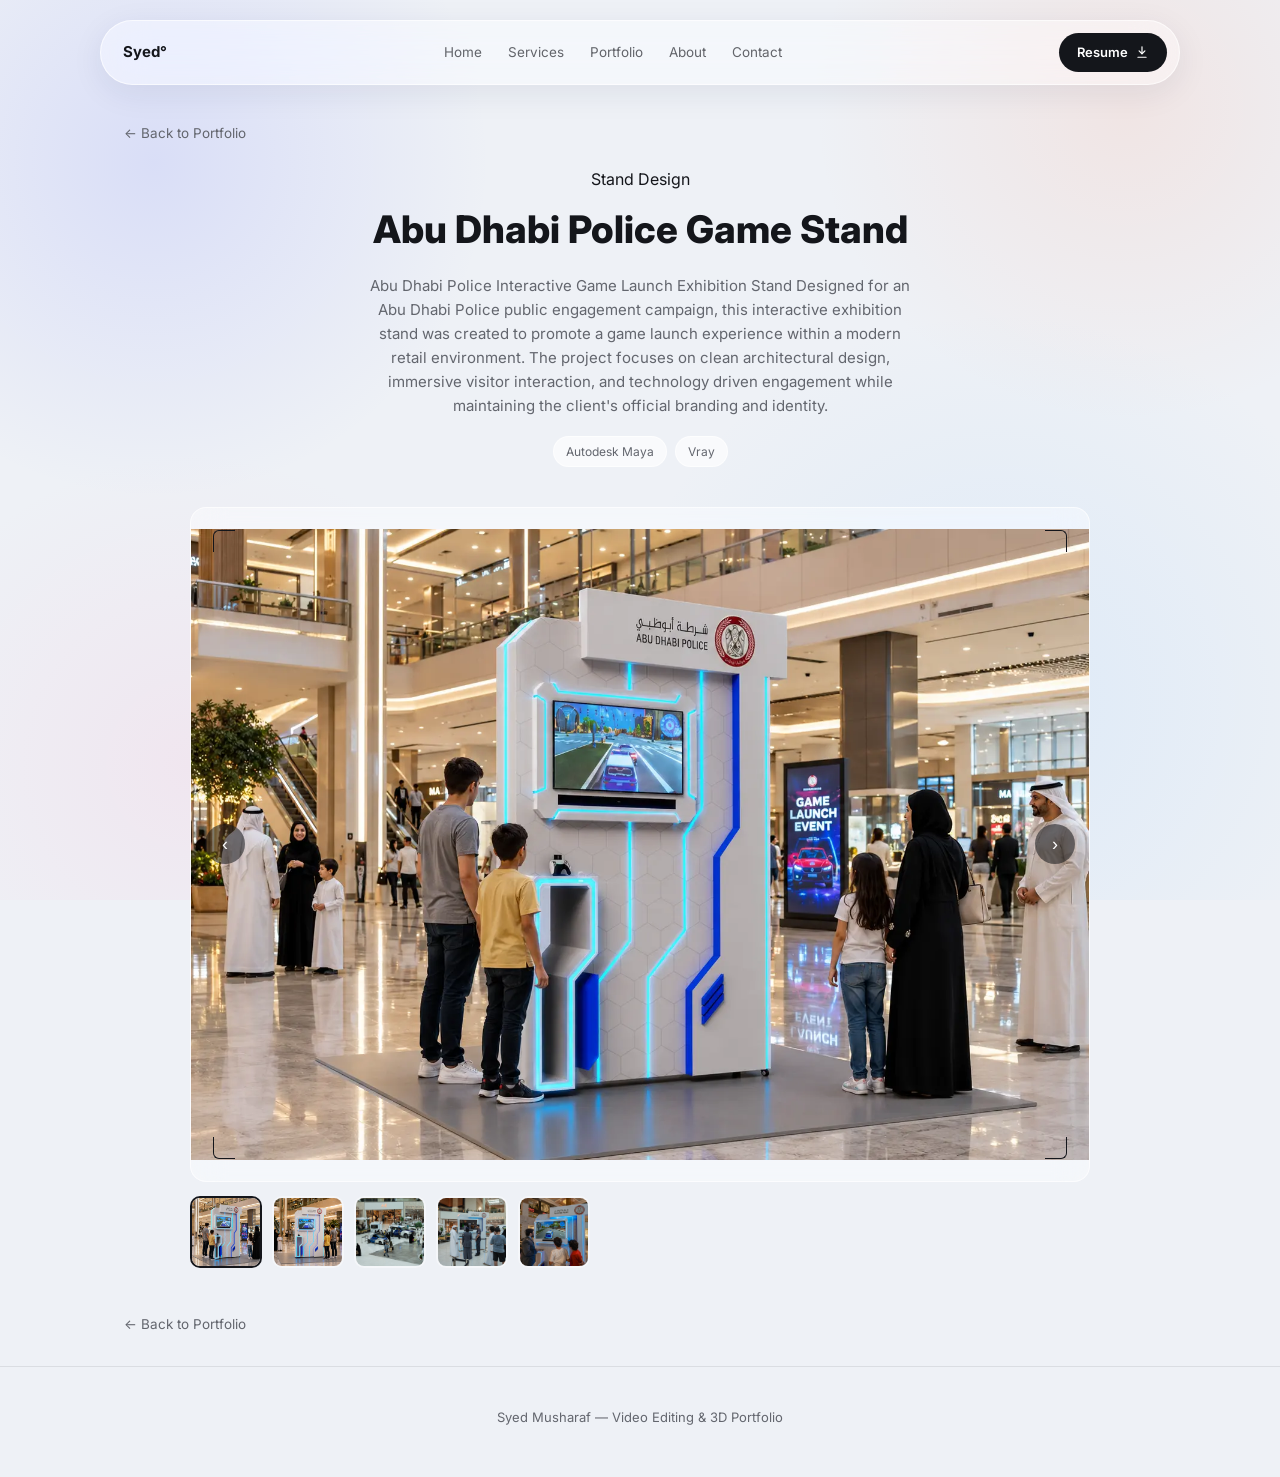
<file: project-cgi-06.html>
<!DOCTYPE html>
<html lang="en">
<head>
<meta charset="UTF-8">
<meta name="viewport" content="width=device-width, initial-scale=1.0">
<title>Project 06 — 3D Event Design | Syed Musharaf</title>
<meta name="description" content="A 3D Event Design project by Syed Musharaf — video editor and 3D artist working across India and Dubai.">
<link rel="preconnect" href="https://fonts.googleapis.com">
<link rel="preconnect" href="https://fonts.gstatic.com" crossorigin>
<link href="https://fonts.googleapis.com/css2?family=Inter:wght@400;500;600;700;800&display=swap" rel="stylesheet">
<link rel="stylesheet" href="site.css">
</head>
<body data-project-id="cgi-06">

<div class="nav-shell">
  <div class="nav">
    <a class="logo" href="index.html#hero">Syed°</a>
    <nav class="nav-links">
      <a href="index.html#hero">Home</a>
      <a href="index.html#services">Services</a>
      <a href="index.html#work">Portfolio</a>
      <a href="index.html#about">About</a>
      <a href="index.html#hero">Contact</a>
    </nav>
    <a class="nav-cta" href="resume.pdf" download>
      Resume
      <svg width="14" height="14" viewBox="0 0 24 24" fill="none" stroke="currentColor" stroke-width="2" stroke-linecap="round" stroke-linejoin="round"><path d="M12 3v12"/><path d="M7 10l5 5 5-5"/><path d="M5 21h14"/></svg>
    </a>
  </div>
</div>

<div class="wrap">
  <a class="back-link" href="index.html#cgi">&larr; Back to Portfolio</a>

  <div class="project-header">
    <div class="eyebrow-c" id="project-category">3D Event Design</div>
    <h1 id="project-title">Loading…</h1>
    <p class="desc" id="project-desc"></p>
    <div class="software-tags" id="project-software"></div>
  </div>

  <div class="gallery">
    <div class="gallery-main" id="gallery-main"></div>
    <div class="thumb-strip" id="thumb-strip"></div>
  </div>

  <a class="back-link back-link-bottom" href="index.html#cgi">&larr; Back to Portfolio</a>
</div>

<footer>Syed Musharaf — Video Editing &amp; 3D Portfolio</footer>

<script src="projects-data.js"></script>
<script src="gallery.js"></script>
</body>
</html>
</file>
<file: site.css>
:root{
  --bg: #eef1f6;
  --ink: #14161b;
  --muted: #63666e;
  --line: rgba(20,22,27,0.09);
  --card: #ffffff;
  --pill: #14161b;
  --accent: #6d7bff;
  --accent-2: #ff9a76;
  --placeholder: rgba(255,255,255,0.45);
  --placeholder-text: #9a9ca3;

  --glass: rgba(255,255,255,0.42);
  --glass-strong: rgba(255,255,255,0.65);
  --glass-border: rgba(255,255,255,0.65);
  --glass-blur: 22px;
}
*{ box-sizing: border-box; }
html{ background: var(--bg); }
body{
  margin:0;
  color: var(--ink);
  font-family: 'Inter', sans-serif;
  line-height: 1.6;
  -webkit-font-smoothing: antialiased;
  background:
    radial-gradient(560px circle at 12% 18%, rgba(109,123,255,0.16), transparent 60%),
    radial-gradient(520px circle at 88% 12%, rgba(255,154,118,0.14), transparent 60%),
    radial-gradient(650px circle at 78% 78%, rgba(120,190,255,0.14), transparent 60%),
    radial-gradient(520px circle at 15% 85%, rgba(255,150,190,0.12), transparent 60%),
    var(--bg);
  background-attachment: fixed;
  background-repeat: no-repeat;
}
a{ color:inherit; text-decoration:none; }
.wrap{ max-width: 1080px; margin: 0 auto; padding: 0 24px; }

/* ---------- Floating glass pill nav ---------- */
.nav-shell{
  position: sticky;
  top: 0;
  z-index: 100;
  background: transparent;
  padding: 20px 24px 10px;
}
.nav{
  max-width: 1080px; margin: 0 auto;
  background: var(--glass);
  -webkit-backdrop-filter: blur(var(--glass-blur)) saturate(160%);
  backdrop-filter: blur(var(--glass-blur)) saturate(160%);
  border: 1px solid var(--glass-border);
  box-shadow: 0 8px 32px rgba(31,41,74,0.08);
  border-radius: 999px;
  padding: 12px 12px 12px 22px;
  display:flex; align-items:center; justify-content: space-between;
  color: var(--ink);
}
.logo{ font-weight: 700; font-size: 15px; }
.nav-links{ display:flex; gap: 26px; }
.nav-links a{ font-size: 13.5px; color: rgba(20,22,27,0.65); }
.nav-links a:hover{ color: var(--ink); }
.nav-cta{
  background: var(--pill); color: #fff;
  font-size: 13px; font-weight: 600;
  padding: 9px 18px; border-radius: 999px;
  white-space: nowrap;
  display:flex; align-items:center; gap: 7px;
}
.nav-cta svg{ flex-shrink:0; }
@media (max-width: 760px){ .nav-links{ display:none; } }

/* ---------- Hero (glass panel) ---------- */
#hero{ padding: 10px 24px 0; }
#hero{ position: relative; }
.hero-blobs{
  position: absolute;
  inset: -40px;
  z-index: 0;
  overflow: hidden;
  border-radius: 28px;
  pointer-events: none;
}
.hero-card{ position: relative; z-index: 1; }
.blob{
  position: absolute;
  border-radius: 50%;
  filter: blur(50px);
  opacity: 0.4;
  animation: blobFloat 11s ease-in-out infinite;
}
.blob-a{
  width: 220px; height: 220px;
  background: radial-gradient(circle at 30% 30%, rgba(109,123,255,0.6), transparent 70%);
  top: -50px; left: 8%;
}
.blob-b{
  width: 260px; height: 260px;
  background: radial-gradient(circle at 30% 30%, rgba(255,154,118,0.55), transparent 70%);
  bottom: -70px; right: 12%;
  animation-delay: 2.5s;
}
.blob-c{
  width: 180px; height: 180px;
  background: radial-gradient(circle at 30% 30%, rgba(120,190,255,0.55), transparent 70%);
  top: 35%; right: -40px;
  animation-delay: 5s;
}
@keyframes blobFloat{
  0%, 100%{ transform: translate(0,0) scale(1); }
  50%{ transform: translate(14px,-14px) scale(1.08); }
}
@media (prefers-reduced-motion: reduce){
  .blob{ animation: none; }
}
.hero-card{
  max-width: 1080px; margin: 0 auto;
  position: relative;
  border-radius: 28px;
  overflow: hidden;
  min-height: 440px;
  background: var(--glass);
  -webkit-backdrop-filter: blur(var(--glass-blur)) saturate(160%);
  backdrop-filter: blur(var(--glass-blur)) saturate(160%);
  border: 1px solid var(--glass-border);
  box-shadow: 0 24px 60px rgba(31,41,74,0.12);
  color: var(--ink);
  padding: 34px 34px 42px;
  display:flex; flex-direction:column; justify-content: space-between;
}
.bracket{ position:absolute; width:22px; height:22px; border-color: rgba(20,22,27,0.28); }
.bracket.tl{ top:22px; left:22px; border-top:1.5px solid; border-left:1.5px solid; border-radius: 6px 0 0 0; }
.bracket.tr{ top:22px; right:22px; border-top:1.5px solid; border-right:1.5px solid; border-radius: 0 6px 0 0; }
.bracket.bl{ bottom:22px; left:22px; border-bottom:1.5px solid; border-left:1.5px solid; border-radius: 0 0 0 6px; }
.bracket.br{ bottom:22px; right:22px; border-bottom:1.5px solid; border-right:1.5px solid; border-radius: 0 0 6px 0; }

.hero-columns{ display:flex; gap: 44px; flex: 1; }

.eyebrow{
  display:flex; align-items:center; gap: 8px;
  font-size: 13px; color: rgba(20,22,27,0.65);
  margin-bottom: 14px;
}
.eyebrow::before{ content:""; width:6px; height:6px; border-radius:50%; background: var(--accent); display:inline-block; }
.hero-title{
  font-size: clamp(30px, 4.6vw, 46px);
  font-weight: 800;
  line-height: 1.08;
  margin: 0;
  color: var(--ink);
}

/* Left column: photo, contact */
.hero-left{ display:flex; flex-direction:column; gap: 20px; width: 220px; flex-shrink: 0; }
.hero-photo{
  width: 170px; height: 220px;
  border-radius: 20px;
  background: linear-gradient(160deg, rgba(255,255,255,0.75), rgba(255,255,255,0.30));
  border: 1px solid rgba(255,255,255,0.8);
  box-shadow: 0 16px 32px rgba(31,41,74,0.14);
  display:flex; align-items:center; justify-content:center;
  color: rgba(20,22,27,0.4);
  font-size: 12px; text-align:center;
  overflow:hidden;
}
.hero-photo img{ width:100%; height:100%; object-fit:cover; display:block; }

.hero-contact{ display:flex; flex-direction:column; gap: 9px; }
.contact-line{
  display:flex; align-items:center; gap: 9px;
  font-size: 12.5px; color: rgba(20,22,27,0.7);
}
.contact-line svg{ flex-shrink:0; opacity:0.75; }

/* Right column: titles + meta */
.hero-right{ flex:1; display:flex; flex-direction:column; justify-content:space-between; min-width:0; }
.hero-sub-right{
  font-size: 14.5px; color: rgba(20,22,27,0.7);
  max-width: 460px; margin: 18px 0 0;
}
.hero-meta-row{ display:flex; justify-content:space-between; align-items:center; gap:16px; margin-top: 24px; }
.hero-meta-row .line{ font-size: 12.5px; color: rgba(20,22,27,0.65); }
.hero-icons{ display:flex; gap:10px; }
.hero-icons a{
  width: 28px; height: 28px; border-radius: 50%;
  border: 1px solid rgba(20,22,27,0.3);
  display:flex; align-items:center; justify-content:center;
  font-size: 11px; color: var(--ink);
}

@media (max-width: 780px){
  .hero-columns{ flex-direction: column; gap: 28px; }
  .hero-left{ width: 100%; flex-direction: row; flex-wrap: wrap; align-items:center; }
}

/* ---------- Section heads ---------- */
section{ padding: 48px 24px; }
.head{ text-align:center; margin-bottom: 34px; }
.head .eyebrow-c{
  font-size: 12.5px; letter-spacing: 0.06em; text-transform: uppercase;
  color: var(--muted); margin-bottom: 10px;
}
.head h2{ font-size: clamp(24px, 3.4vw, 34px); margin: 0 0 12px; font-weight: 800; }
.head p{ color: var(--muted); max-width: 46ch; margin: 0 auto; font-size: 14.5px; }

/* ---------- Scroll appear animation ---------- */
.reveal{ opacity: 0; transform: translateY(22px); transition: opacity .7s ease, transform .7s ease; }
.reveal.in-view{ opacity: 1; transform: translateY(0); }
@media (prefers-reduced-motion: reduce){
  .reveal{ transition: none; opacity: 1; transform: none; }
}

/* ---------- Benefits / Services cards (glass) ---------- */
.card-grid{ max-width: 1080px; margin: 0 auto; display:grid; grid-template-columns: repeat(3,1fr); gap: 18px; }
@media (max-width: 820px){ .card-grid{ grid-template-columns: 1fr; } }
.feature{
  background: var(--glass);
  -webkit-backdrop-filter: blur(16px) saturate(150%);
  backdrop-filter: blur(16px) saturate(150%);
  border: 1px solid var(--glass-border);
  box-shadow: 0 10px 30px rgba(31,41,74,0.06);
  border-radius: 16px;
  padding: 26px 22px;
  text-align:center;
  transition: transform .3s ease, box-shadow .3s ease;
}
.feature:hover{ transform: translateY(-4px); box-shadow: 0 16px 36px rgba(31,41,74,0.10); }
.feature .icon{
  width: 34px; height: 34px; margin: 0 auto 16px;
  display:flex; align-items:center; justify-content:center;
}
.feature h3{ font-size: 15.5px; margin: 0 0 8px; font-weight: 700; }
.feature p{ font-size: 13.5px; color: var(--muted); margin: 0 0 14px; }
.feature .tag{
  display:inline-block; font-size: 11.5px; color: var(--ink);
  background: var(--glass-strong); border: 1px solid var(--glass-border);
  border-radius: 999px; padding: 5px 12px;
}

/* ---------- Portfolio grid (video reel) ---------- */
.reel-grid{ max-width: 1080px; margin: 0 auto; display:grid; grid-template-columns: repeat(3,1fr); gap: 22px; }
@media (max-width: 900px){ .reel-grid{ grid-template-columns: repeat(2,1fr); } }
@media (max-width: 560px){ .reel-grid{ grid-template-columns: 1fr; } }
.reel-card .media{
  position: relative;
  aspect-ratio: 9/16;
  border-radius: 16px;
  overflow: hidden;
  background: var(--glass);
  -webkit-backdrop-filter: blur(14px) saturate(150%);
  backdrop-filter: blur(14px) saturate(150%);
  border: 1px solid var(--glass-border);
  display:flex; align-items:center; justify-content:center;
  color: var(--placeholder-text); font-size: 13px;
}
.reel-card .media .bracket{ border-color: rgba(20,22,27,0.3); }
.reel-card .caption{ display:flex; justify-content: space-between; align-items:baseline; margin-top: 14px; }
.reel-card .caption h3{ font-size: 15px; margin:0; font-weight: 700; }
.reel-card .caption .tag{
  font-size: 11.5px; background: var(--glass-strong); border: 1px solid var(--glass-border);
  padding: 4px 10px; border-radius: 999px; color: var(--muted);
}
.reel-card .desc{ font-size: 13px; color: var(--muted); margin: 6px 0 0; }

/* ---------- 3D grid (square renders, clickable cards, glass) ---------- */
.cgi-grid{ max-width: 1080px; margin: 0 auto; display:grid; grid-template-columns: repeat(3,1fr); gap: 22px; }
@media (max-width: 900px){ .cgi-grid{ grid-template-columns: repeat(2,1fr); } }
@media (max-width: 560px){ .cgi-grid{ grid-template-columns: 1fr; } }
.cgi-card{
  display:block;
  border-radius: 16px;
  transition: transform .3s ease, box-shadow .3s ease;
}
.cgi-card:hover{
  transform: translateY(-6px);
  box-shadow: 0 18px 36px rgba(31,41,74,0.14);
}
.cgi-card:focus-visible{ outline: 2px solid var(--ink); outline-offset: 4px; }
.cgi-card .media{
  position: relative;
  aspect-ratio: 1/1;
  border-radius: 16px;
  overflow: hidden;
  background: var(--glass);
  -webkit-backdrop-filter: blur(14px) saturate(150%);
  backdrop-filter: blur(14px) saturate(150%);
  border: 1px solid var(--glass-border);
  display:flex; align-items:center; justify-content:center;
  color: var(--placeholder-text); font-size: 13px;
}
.cgi-card .media img{ width:100%; height:100%; object-fit:cover; position:absolute; inset:0; z-index:0; transition: transform .5s ease; }
.cgi-card:hover .media img{ transform: scale(1.06); }
.cgi-card .media .bracket{ border-color: rgba(20,22,27,0.3); z-index:2; }
.cgi-card .media-fallback{ position:relative; z-index:1; }
.cgi-card .caption{ display:flex; justify-content: space-between; align-items:baseline; margin-top: 14px; }
.cgi-card .caption h3{ font-size: 15px; margin:0; font-weight: 700; }
.cgi-card .caption .tag{
  font-size: 11.5px; background: var(--glass-strong); border: 1px solid var(--glass-border);
  padding: 4px 10px; border-radius: 999px; color: var(--muted);
}
.cgi-card .desc{ font-size: 13px; color: var(--muted); margin: 6px 0 0; }
.cgi-card .desc{ display:none; }

.see-all{ display:block; width: fit-content; margin: 40px auto 0; background: var(--pill); color:#fff; font-size: 13.5px; font-weight:600; padding: 12px 26px; border-radius: 999px; }

/* ---------- About text ---------- */
#about .about-inner{ max-width: 720px; margin: 0 auto; text-align:center; }
#about p{ color: #34363b; font-size: 15.5px; margin: 0 0 14px; }

/* ---------- Experience ---------- */
.exp-list{
  max-width: 780px; margin: 0 auto;
  background: var(--glass);
  -webkit-backdrop-filter: blur(16px) saturate(150%);
  backdrop-filter: blur(16px) saturate(150%);
  border: 1px solid var(--glass-border);
  box-shadow: 0 10px 30px rgba(31,41,74,0.06);
  border-radius: 18px;
  padding: 6px 24px;
}
.exp-item{
  display:grid; grid-template-columns: 150px 1fr; gap: 20px;
  padding: 20px 0; border-top: 1px solid var(--line);
}
.exp-item:first-child{ border-top:none; }
.exp-date{ font-size: 12.5px; color: var(--muted); }
.exp-role{ font-weight: 700; font-size: 15.5px; margin: 0 0 2px; }
.exp-org{ font-size: 13.5px; color: var(--muted); margin: 0; }
@media (max-width: 560px){ .exp-item{ grid-template-columns: 1fr; gap: 4px; } }

footer{ text-align:center; padding: 40px 24px 50px; color: var(--muted); font-size: 13px; border-top: 1px solid var(--line); margin-top: 20px; }

/* ==================================================================
   Project case-study page
   ================================================================== */
.back-link{
  display:inline-flex; align-items:center; gap: 6px;
  font-size: 13.5px; color: var(--muted);
  margin: 28px 0 0;
}
.back-link:hover{ color: var(--ink); }
.back-link-bottom{ margin: 40px 0 10px; }

.project-header{ max-width: 720px; margin: 22px auto 40px; text-align:center; }
.project-header h1{ font-size: clamp(26px, 4vw, 38px); margin: 6px 0 14px; font-weight: 800; }
.project-header .desc{ color: var(--muted); font-size: 15px; max-width: 60ch; margin: 0 auto; }
.software-tags{ display:flex; flex-wrap:wrap; gap: 8px; justify-content:center; margin-top: 18px; }
.software-tags span{
  font-size: 12px; background: var(--glass-strong); border: 1px solid var(--glass-border);
  padding: 5px 12px; border-radius: 999px; color: var(--muted);
}

.gallery{ max-width: 900px; margin: 0 auto; }
.gallery-main{
  position: relative;
  aspect-ratio: 4/3;
  border-radius: 16px;
  overflow: hidden;
  background: var(--glass);
  -webkit-backdrop-filter: blur(16px) saturate(150%);
  backdrop-filter: blur(16px) saturate(150%);
  border: 1px solid var(--glass-border);
}
.gallery-main img{ width:100%; height:100%; object-fit:contain; display:block; transition: transform .5s ease; }
.gallery-main:hover img{ transform: scale(1.06); }
.gallery-main .missing-label{ display:none; }
.gallery-main.missing .missing-label{
  display:flex; align-items:center; justify-content:center;
  position:absolute; inset:0; color: var(--placeholder-text); font-size: 14px; text-align:center; padding: 20px;
}
.gallery-nav-btn{
  position:absolute; top:50%; transform:translateY(-50%);
  width:40px; height:40px; border-radius:50%;
  background: rgba(20,22,27,0.55); color:#fff; border:none;
  display:flex; align-items:center; justify-content:center;
  cursor:pointer; font-size:18px; line-height:1;
  transition: background .2s ease;
}
.gallery-nav-btn:hover{ background: rgba(20,22,27,0.8); }
.gallery-nav-btn.prev{ left:14px; }
.gallery-nav-btn.next{ right:14px; }

.thumb-strip{ display:flex; gap:10px; margin-top:14px; overflow-x:auto; padding-bottom:6px; }
.thumb-item{
  flex:0 0 auto; width:72px; height:72px; border-radius:10px; overflow:hidden;
  cursor:pointer; border:2px solid transparent; background: var(--glass);
  -webkit-backdrop-filter: blur(10px); backdrop-filter: blur(10px);
}
.thumb-item.active{ border-color: var(--ink); }
.thumb-item img{ width:100%; height:100%; object-fit:cover; display:block; }

@media (max-width: 640px){
  .gallery-main{ aspect-ratio: 4/4; }
  .gallery-nav-btn{ width:34px; height:34px; font-size:15px; }
  .thumb-item{ width:56px; height:56px; }
}
</file>
